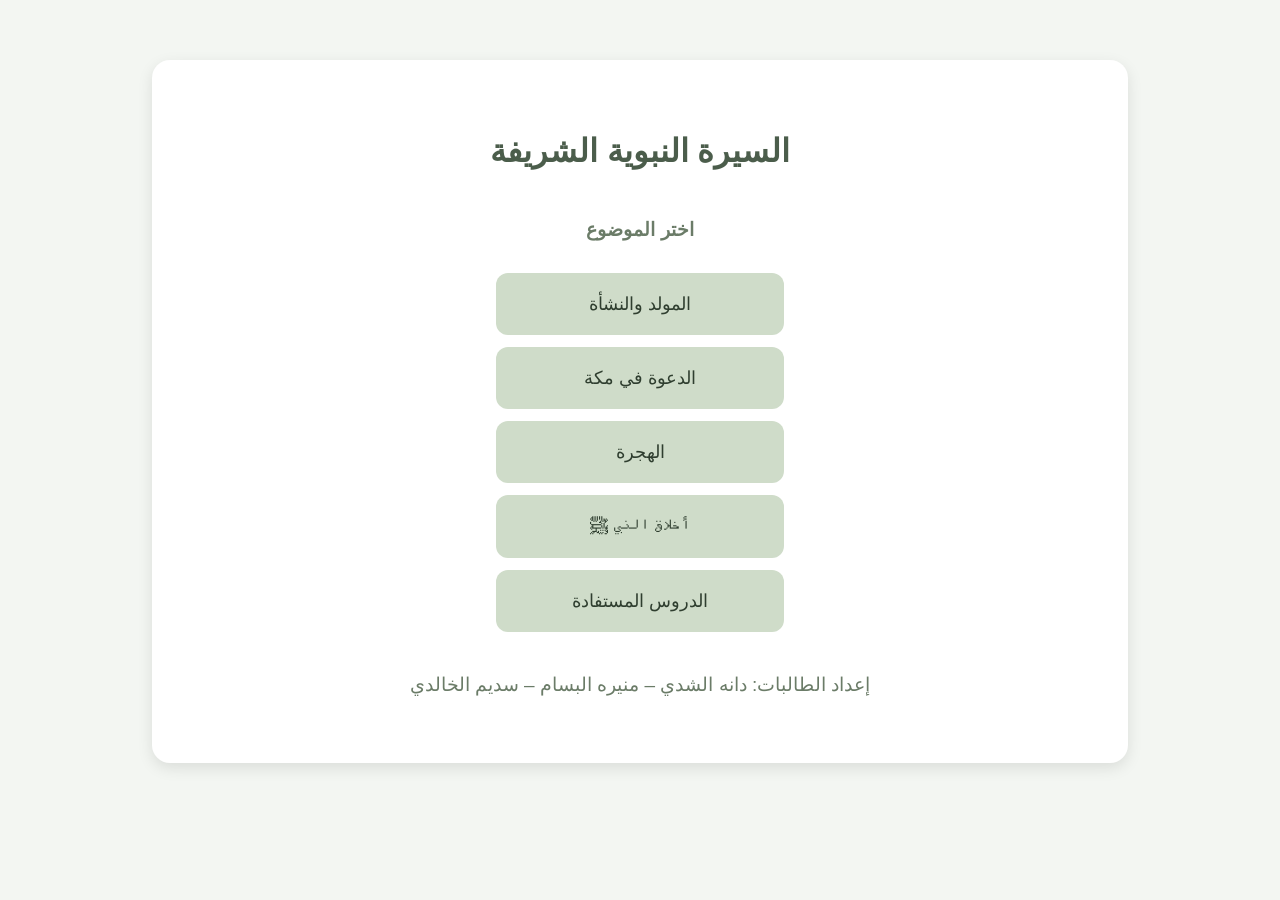
<file: index.html>
<!DOCTYPE html>
<html lang="ar" dir="rtl">

<head>
<meta charset="UTF-8">
<title>السيرة النبوية</title>
<link rel="stylesheet" href="style.css">
</head>

<body>

<div class="container">

<h1>السيرة النبوية الشريفة</h1>

<h3>اختر الموضوع</h3>

<div class="buttons">

<a class="btn" href="birth.html">المولد والنشأة</a>

<a class="btn" href="call.html">الدعوة في مكة</a>

<a class="btn" href="hijra.html">الهجرة</a>

<a class="btn" href="morals.html">أخلاق النبي ﷺ</a>

<a class="btn" href="lessons.html">الدروس المستفادة</a>

</div>

<p class="student">
إعداد الطالبات:  
دانه الشدي – منيره البسام – سديم الخالدي
</p>

</div>

</body>

</html>
</file>
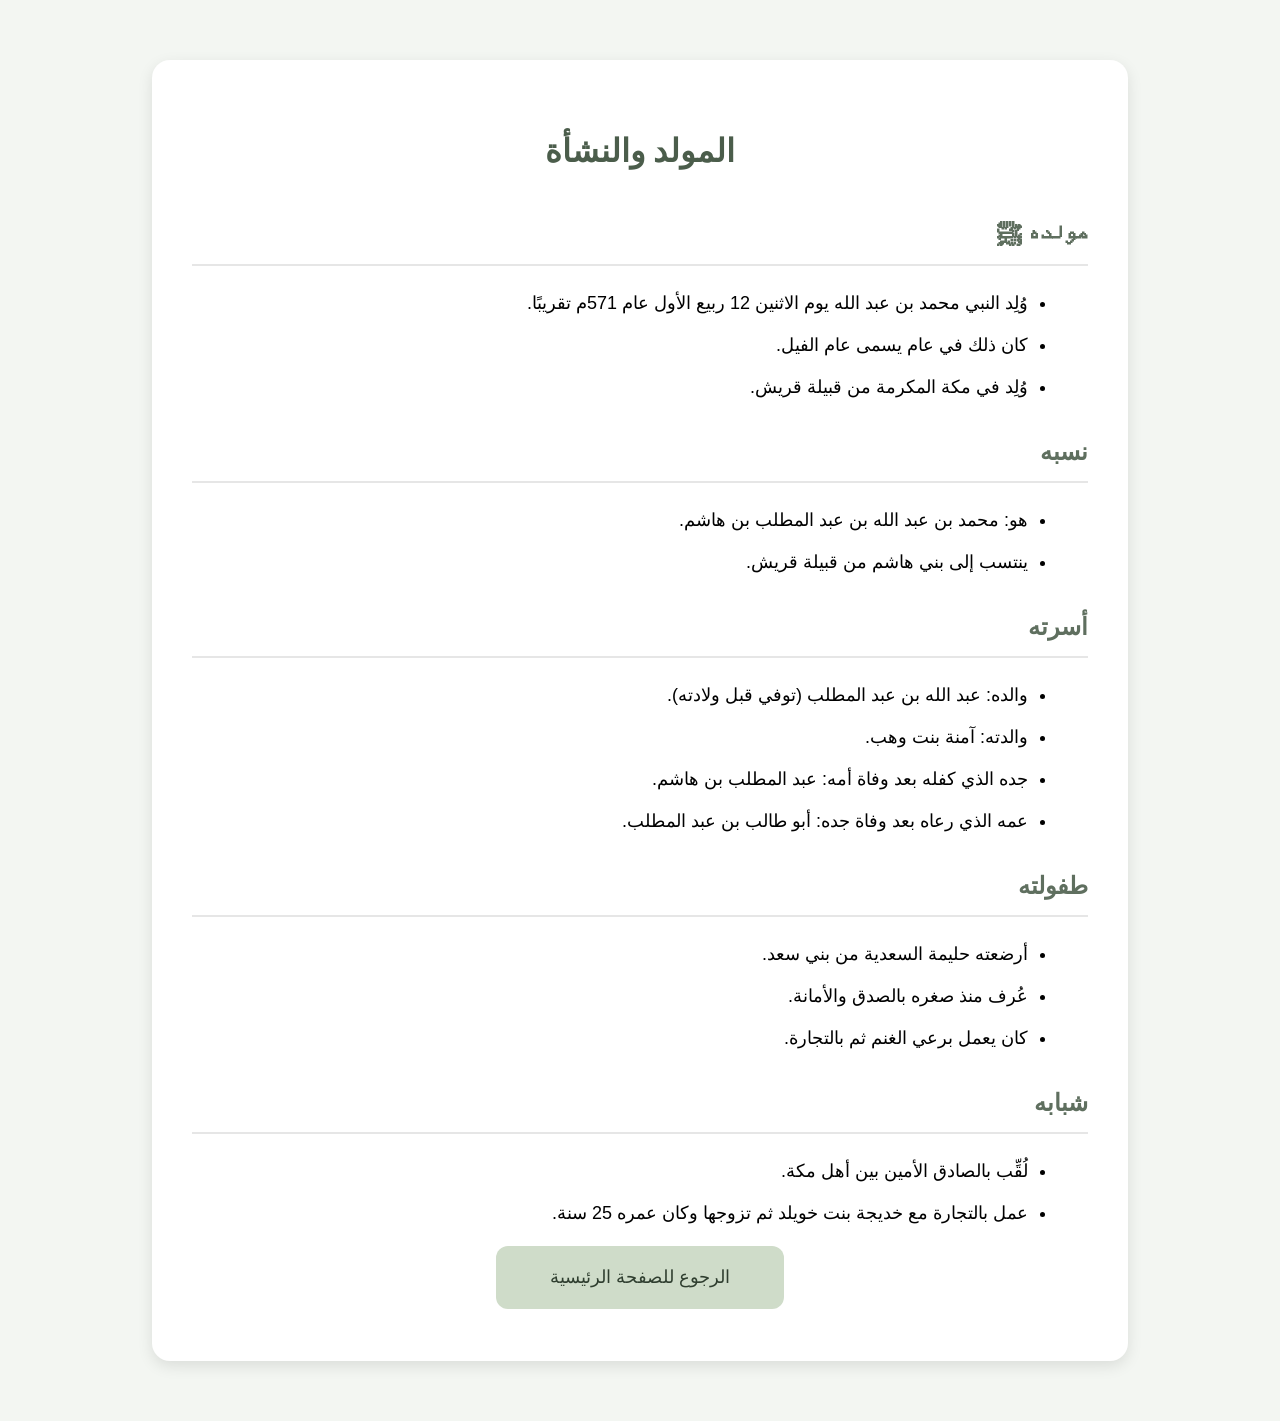
<file: birth.html>
<!DOCTYPE html>
<html lang="ar" dir="rtl">

<head>
<meta charset="UTF-8">
<title>المولد والنشأة</title>
<link rel="stylesheet" href="style.css">
</head>

<body>

<div class="container">

<h1>المولد والنشأة</h1>

<h2>مولده ﷺ</h2>
<ul>
<li>وُلِد النبي محمد بن عبد الله يوم الاثنين 12 ربيع الأول عام 571م تقريبًا.</li>
<li>كان ذلك في عام يسمى عام الفيل.</li>
<li>وُلِد في مكة المكرمة من قبيلة قريش.</li>
</ul>

<h2>نسبه</h2>
<ul>
<li>هو: محمد بن عبد الله بن عبد المطلب بن هاشم.</li>
<li>ينتسب إلى بني هاشم من قبيلة قريش.</li>
</ul>

<h2>أسرته</h2>
<ul>
<li>والده: عبد الله بن عبد المطلب (توفي قبل ولادته).</li>
<li>والدته: آمنة بنت وهب.</li>
<li>جده الذي كفله بعد وفاة أمه: عبد المطلب بن هاشم.</li>
<li>عمه الذي رعاه بعد وفاة جده: أبو طالب بن عبد المطلب.</li>
</ul>

<h2>طفولته</h2>
<ul>
<li>أرضعته حليمة السعدية من بني سعد.</li>
<li>عُرف منذ صغره بالصدق والأمانة.</li>
<li>كان يعمل برعي الغنم ثم بالتجارة.</li>
</ul>

<h2>شبابه</h2>
<ul>
<li>لُقِّب بالصادق الأمين بين أهل مكة.</li>
<li>عمل بالتجارة مع خديجة بنت خويلد ثم تزوجها وكان عمره 25 سنة.</li>
</ul>

<a href="index.html" class="btn">الرجوع للصفحة الرئيسية</a>

</div>

</body>
</html>
</file>
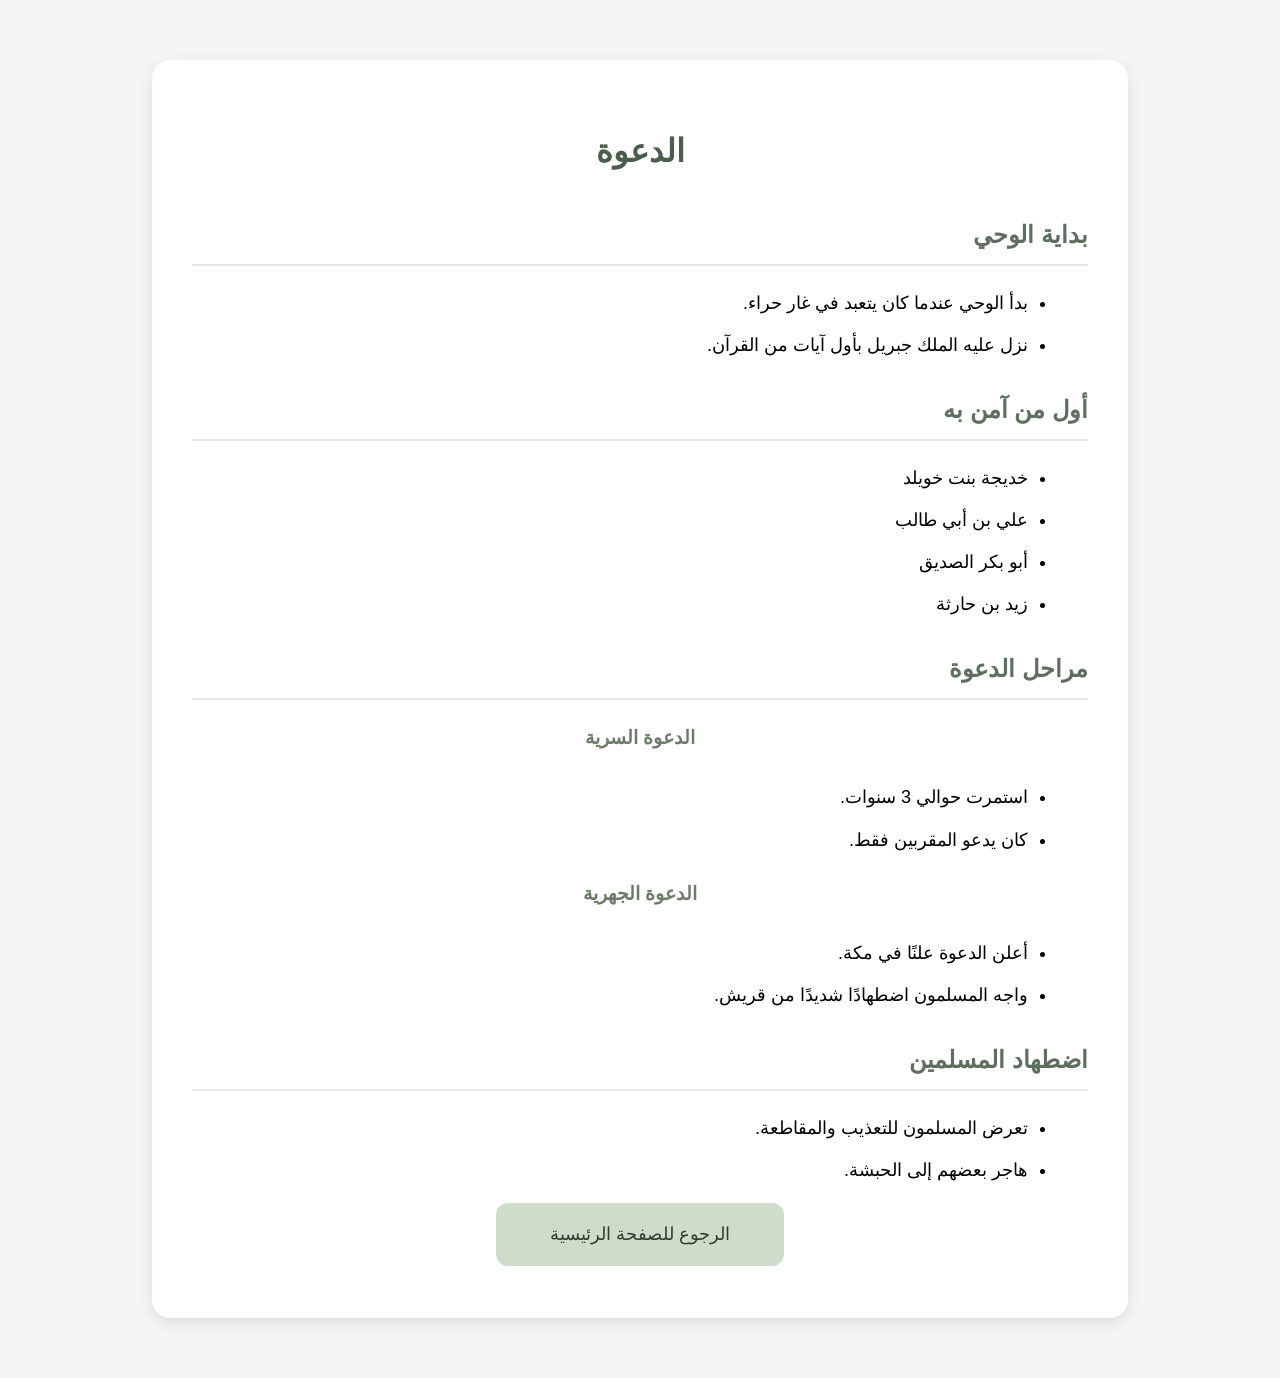
<file: call.html>
<!DOCTYPE html>
<html lang="ar" dir="rtl">

<head>
<meta charset="UTF-8">
<title>الدعوة</title>
<link rel="stylesheet" href="style.css">
</head>

<body>

<div class="container">

<h1>الدعوة</h1>

<h2>بداية الوحي</h2>
<ul>
<li>بدأ الوحي عندما كان يتعبد في غار حراء.</li>
<li>نزل عليه الملك جبريل بأول آيات من القرآن.</li>
</ul>

<h2>أول من آمن به</h2>
<ul>
<li>خديجة بنت خويلد</li>
<li>علي بن أبي طالب</li>
<li>أبو بكر الصديق</li>
<li>زيد بن حارثة</li>
</ul>

<h2>مراحل الدعوة</h2>

<h3>الدعوة السرية</h3>
<ul>
<li>استمرت حوالي 3 سنوات.</li>
<li>كان يدعو المقربين فقط.</li>
</ul>

<h3>الدعوة الجهرية</h3>
<ul>
<li>أعلن الدعوة علنًا في مكة.</li>
<li>واجه المسلمون اضطهادًا شديدًا من قريش.</li>
</ul>

<h2>اضطهاد المسلمين</h2>
<ul>
<li>تعرض المسلمون للتعذيب والمقاطعة.</li>
<li>هاجر بعضهم إلى الحبشة.</li>
</ul>

<a href="index.html" class="btn">الرجوع للصفحة الرئيسية</a>

</div>

</body>
</html>
</file>
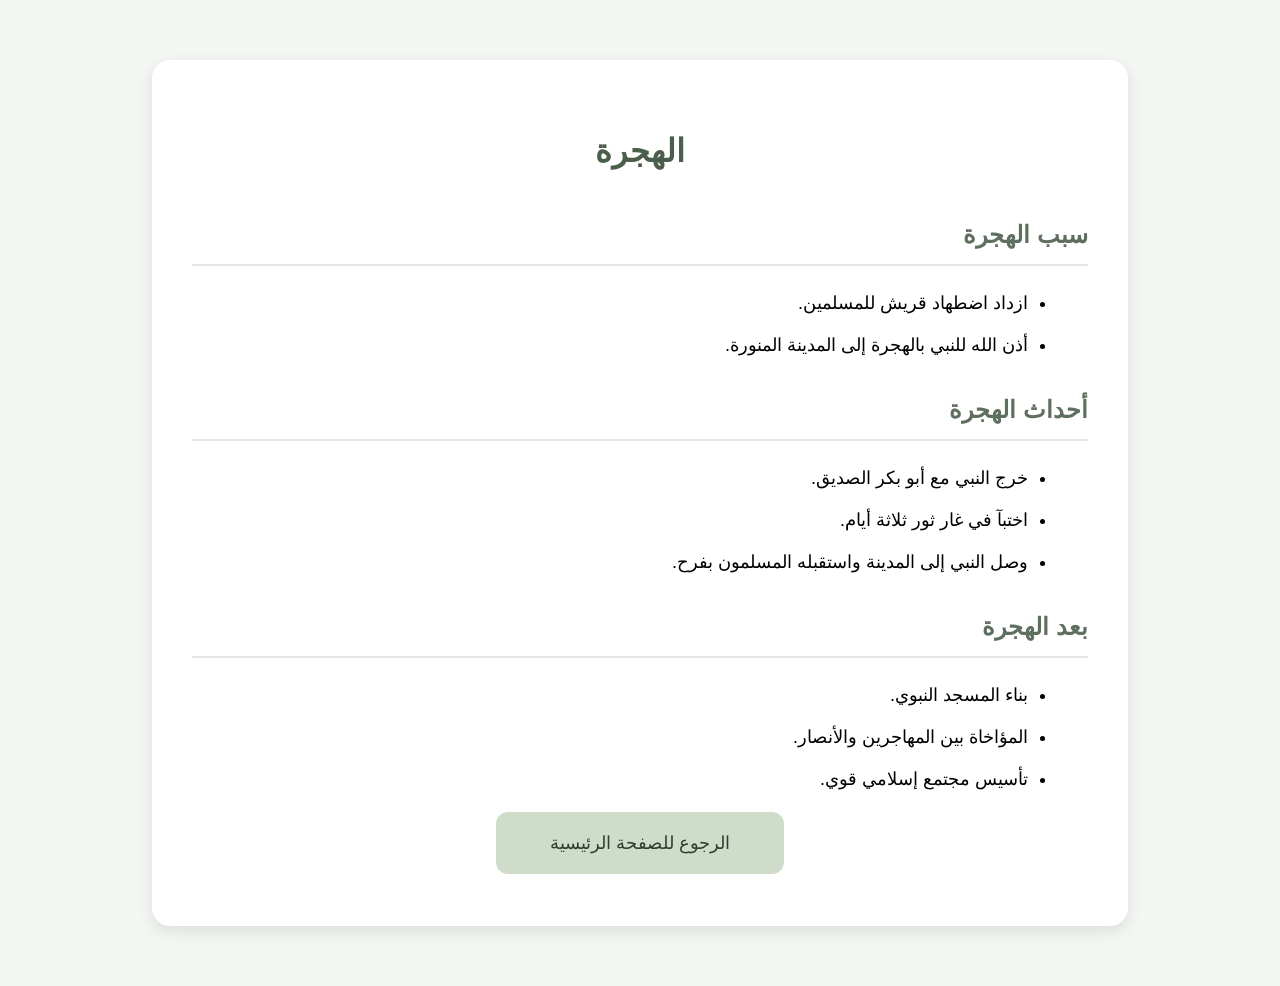
<file: hijra.html>
<!DOCTYPE html>
<html lang="ar" dir="rtl">

<head>
<meta charset="UTF-8">
<title>الهجرة</title>
<link rel="stylesheet" href="style.css">
</head>

<body>

<div class="container">

<h1>الهجرة</h1>

<h2>سبب الهجرة</h2>
<ul>
<li>ازداد اضطهاد قريش للمسلمين.</li>
<li>أذن الله للنبي بالهجرة إلى المدينة المنورة.</li>
</ul>

<h2>أحداث الهجرة</h2>
<ul>
<li>خرج النبي مع أبو بكر الصديق.</li>
<li>اختبآ في غار ثور ثلاثة أيام.</li>
<li>وصل النبي إلى المدينة واستقبله المسلمون بفرح.</li>
</ul>

<h2>بعد الهجرة</h2>
<ul>
<li>بناء المسجد النبوي.</li>
<li>المؤاخاة بين المهاجرين والأنصار.</li>
<li>تأسيس مجتمع إسلامي قوي.</li>
</ul>

<a href="index.html" class="btn">الرجوع للصفحة الرئيسية</a>

</div>

</body>
</html>
</file>
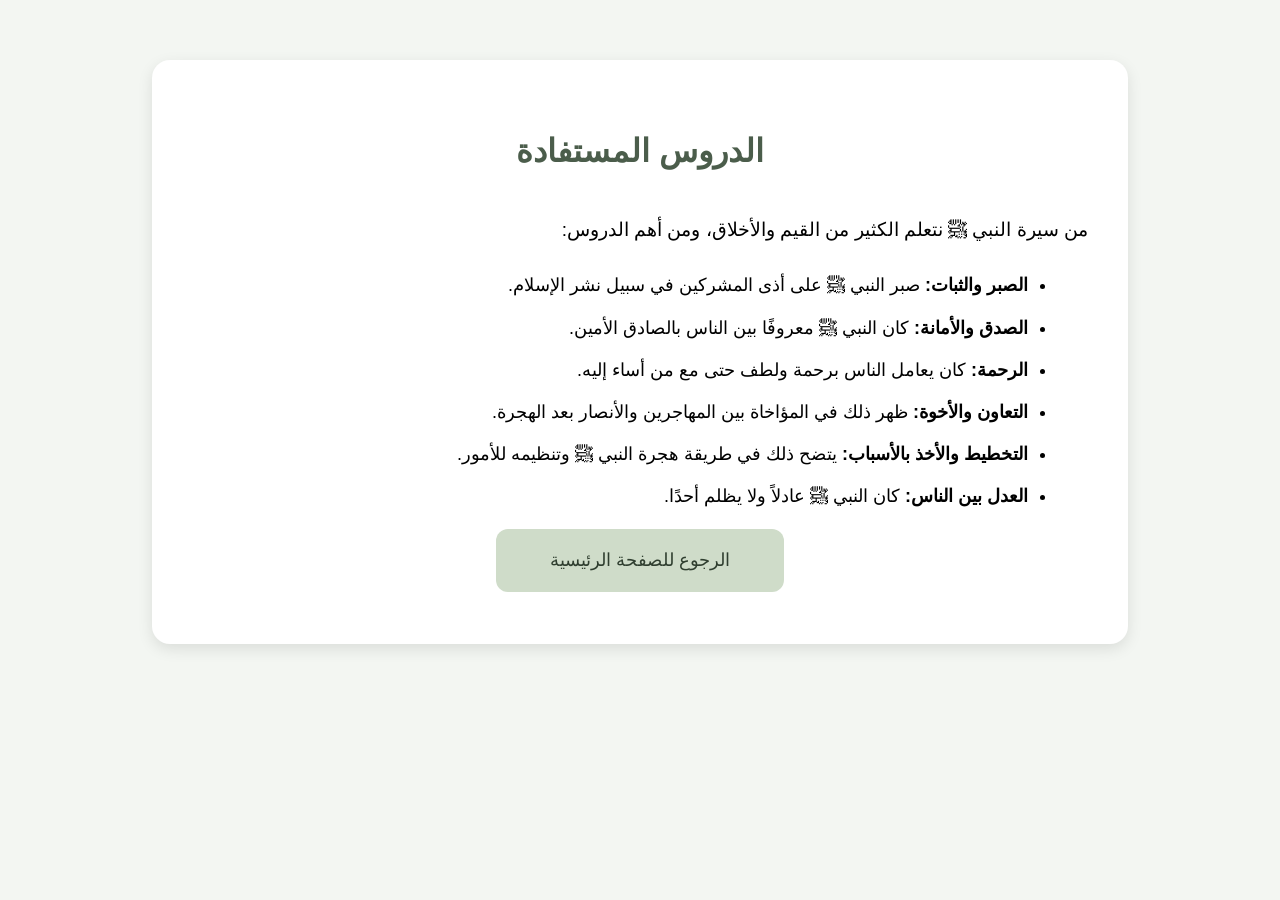
<file: lessons.html>
<!DOCTYPE html>
<html lang="ar" dir="rtl">

<head>
<meta charset="UTF-8">
<title>الدروس المستفادة</title>
<link rel="stylesheet" href="style.css">
</head>

<body>

<div class="container">

<h1>الدروس المستفادة</h1>

<p>
من سيرة النبي ﷺ نتعلم الكثير من القيم والأخلاق، ومن أهم الدروس:
</p>

<ul>
<li><strong>الصبر والثبات:</strong> صبر النبي ﷺ على أذى المشركين في سبيل نشر الإسلام.</li>

<li><strong>الصدق والأمانة:</strong> كان النبي ﷺ معروفًا بين الناس بالصادق الأمين.</li>

<li><strong>الرحمة:</strong> كان يعامل الناس برحمة ولطف حتى مع من أساء إليه.</li>

<li><strong>التعاون والأخوة:</strong> ظهر ذلك في المؤاخاة بين المهاجرين والأنصار بعد الهجرة.</li>

<li><strong>التخطيط والأخذ بالأسباب:</strong> يتضح ذلك في طريقة هجرة النبي ﷺ وتنظيمه للأمور.</li>

<li><strong>العدل بين الناس:</strong> كان النبي ﷺ عادلاً ولا يظلم أحدًا.</li>
</ul>

<a href="index.html" class="btn">الرجوع للصفحة الرئيسية</a>

</div>

</body>
</html>
</file>
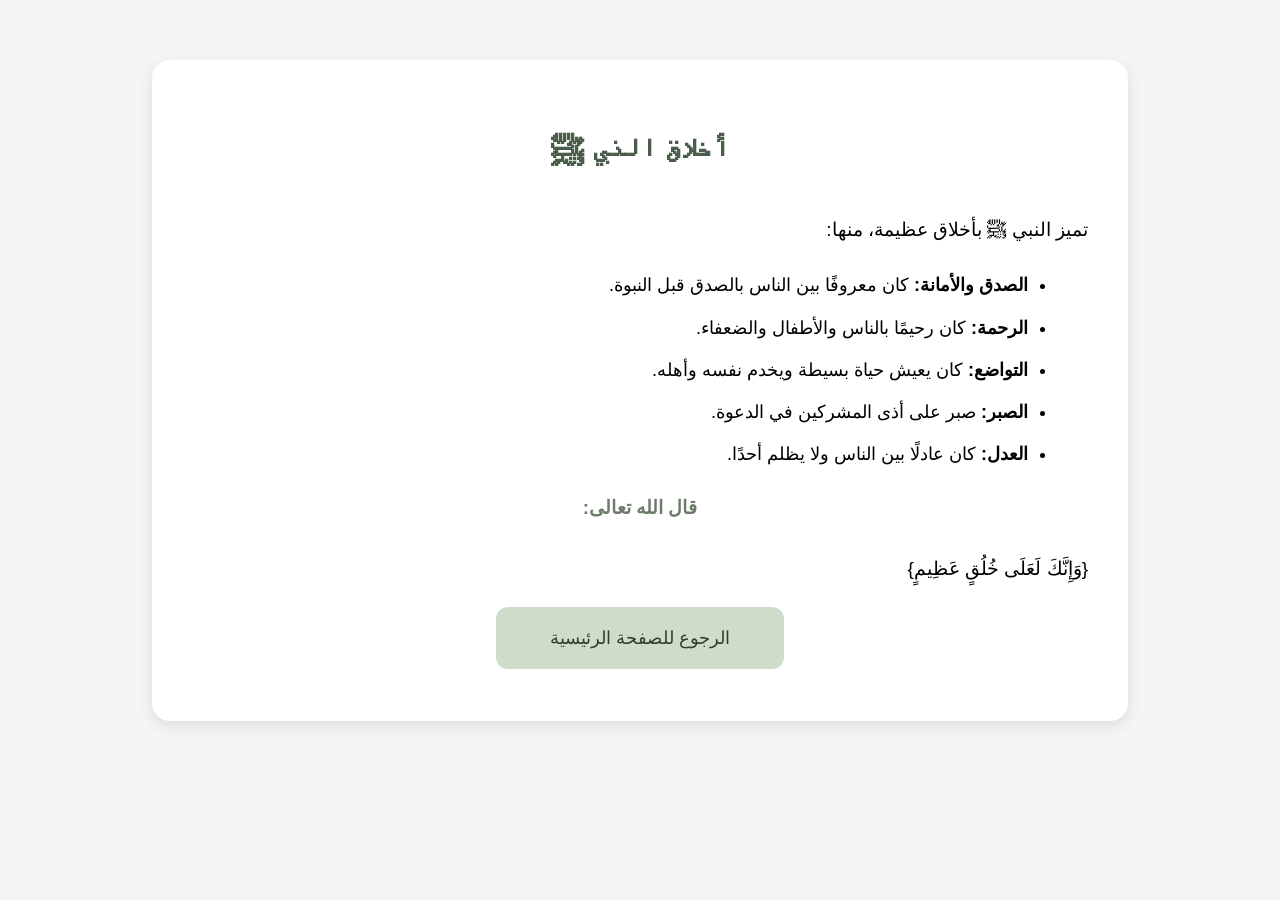
<file: morals.html>
<!DOCTYPE html>
<html lang="ar" dir="rtl">

<head>
<meta charset="UTF-8">
<title>أخلاق النبي ﷺ</title>
<link rel="stylesheet" href="style.css">
</head>

<body>

<div class="container">

<h1>أخلاق النبي ﷺ</h1>

<p>تميز النبي ﷺ بأخلاق عظيمة، منها:</p>

<ul>
<li><strong>الصدق والأمانة:</strong> كان معروفًا بين الناس بالصدق قبل النبوة.</li>

<li><strong>الرحمة:</strong> كان رحيمًا بالناس والأطفال والضعفاء.</li>

<li><strong>التواضع:</strong> كان يعيش حياة بسيطة ويخدم نفسه وأهله.</li>

<li><strong>الصبر:</strong> صبر على أذى المشركين في الدعوة.</li>

<li><strong>العدل:</strong> كان عادلًا بين الناس ولا يظلم أحدًا.</li>
</ul>

<h3>قال الله تعالى:</h3>

<p>{وَإِنَّكَ لَعَلَى خُلُقٍ عَظِيمٍ}</p>

<a href="index.html" class="btn">الرجوع للصفحة الرئيسية</a>

</div>

</body>
</html>
</file>
<file: style.css>
body{
font-family: Arial;
margin:0;
padding:0;

background-image:url("https://www.transparenttextures.com/patterns/arabesque.png");
background-color:#f3f6f2;
}

/* إطار الصفحة */
.container{
background:white;
width:70%;
margin:60px auto;
padding:40px;
border-radius:18px;
box-shadow:0 5px 15px rgba(0,0,0,0.1);
text-align:right;
line-height:1.9;
}

/* العنوان الرئيسي */
h1{
color:#4b5d4b;
text-align:center;
margin-bottom:30px;
}

/* عنوان اختر الموضوع */
h3{
color:#6b7c68;
text-align:center;
margin-bottom:25px;
}

/* عناوين الأقسام */
h2{
color:#5f6f5f;
margin-top:25px;
border-bottom:2px solid #e6e6e6;
padding-bottom:6px;
}

/* الفقرات مثل جملة الدروس المستفادة */
.container p{
font-size:19px;
margin-bottom:20px;
}

/* القوائم */
ul{
margin-right:20px;
}

li{
margin:8px 0;
font-size:18px;
}

/* الأزرار */
.buttons{
text-align:center;
margin-top:20px;
}

.btn{
display:block;
width:260px;
margin:12px auto;
padding:14px;
background:#cfdcc9;
color:#2f3e2f;
text-decoration:none;
border-radius:12px;
font-size:18px;
transition:0.3s;
text-align:center;
}

.btn:hover{
background:#b7cbb0;
}

/* أسماء الطالبات */
.student{
margin-top:35px;
font-size:18px;
color:#6b7c68;
text-align:center;
}
</file>
